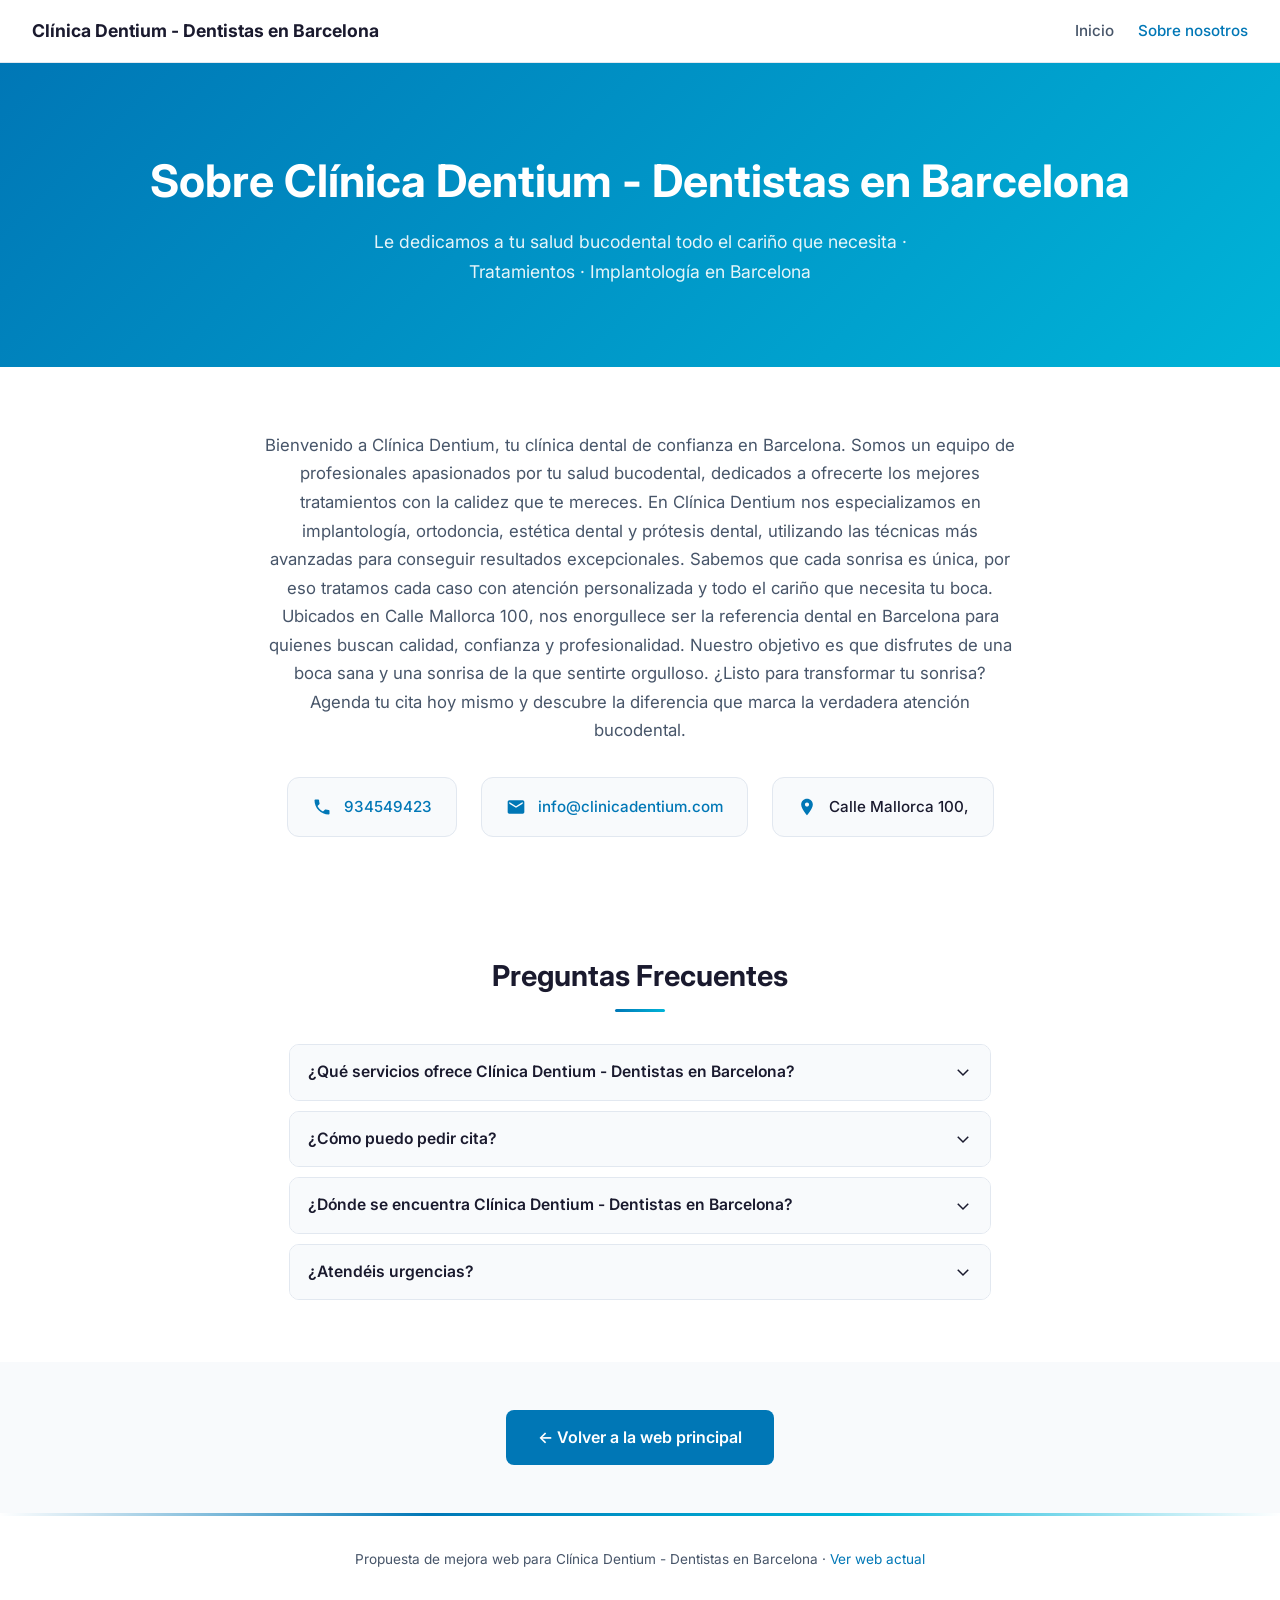
<file: nosotros.html>
<!DOCTYPE html>
<html lang="es">
<head>
<meta charset="UTF-8">
<meta name="viewport" content="width=device-width,initial-scale=1.0">
<title>Sobre Clínica Dentium - Dentistas en Barcelona | Barcelona</title>
<meta name="description" content="Conoce a Clínica Dentium - Dentistas en Barcelona en Barcelona. Le dedicamos a tu salud bucodental todo el cariño que necesita, Tratamientos.">
<meta property="og:title" content="Sobre Clínica Dentium - Dentistas en Barcelona">
<meta property="og:type" content="website">
<meta property="og:locale" content="es_ES">
<meta name="robots" content="noindex,nofollow">
<link rel="preconnect" href="https://fonts.bunny.net" crossorigin>
<link href="https://fonts.bunny.net/css?family=inter:400,500,600,700&display=swap" rel="stylesheet">
<style>
*{margin:0;padding:0;box-sizing:border-box}
:root{--primary:#0077B6;--accent:#00B4D8;--text:#1a1a2e;--muted:#475569;--bg:#ffffff;--surface:#f8fafc;--border:#e2e8f0}
body{font-family:'Inter',system-ui,-apple-system,sans-serif;color:var(--text);line-height:1.7;background:var(--bg);-webkit-font-smoothing:antialiased}
a{color:var(--primary);text-decoration:none}
a:hover{text-decoration:underline}

/* NAV */
.kn-nav{background:var(--bg);border-bottom:1px solid var(--border);padding:1rem 2rem;display:flex;align-items:center;justify-content:space-between;position:sticky;top:0;z-index:100;backdrop-filter:blur(12px);background:rgba(255,255,255,0.9)}
.kn-nav-brand{font-weight:700;font-size:1.1rem;color:var(--text)}
.kn-nav-links{display:flex;gap:1.5rem;font-size:0.95rem}
.kn-nav-links a{color:var(--muted);font-weight:500;transition:color 0.2s}
.kn-nav-links a:hover,.kn-nav-links a.active{color:var(--primary);text-decoration:none}

/* HERO */
.kn-hero{background:linear-gradient(135deg,var(--primary),var(--accent));color:#fff;padding:clamp(3rem,8vw,5rem) 2rem;text-align:center}
.kn-hero h1{font-size:clamp(1.8rem,4vw,2.8rem);font-weight:700;margin-bottom:0.5rem}
.kn-hero p{font-size:1.1rem;opacity:0.9;max-width:600px;margin:0 auto}

/* ABOUT */
.kn-about{max-width:800px;margin:0 auto;padding:clamp(2.5rem,5vw,4rem) 1.5rem}
.kn-about p{font-size:1.05rem;color:var(--muted);text-align:center;margin-bottom:2rem}
.kn-contact-cards{display:flex;flex-wrap:wrap;justify-content:center;gap:1.5rem;margin-top:2rem}
.kn-card{display:flex;align-items:center;gap:0.75rem;padding:1rem 1.5rem;border:1px solid var(--border);border-radius:12px;background:var(--surface);transition:border-color 0.3s,box-shadow 0.3s}
.kn-card:hover{border-color:var(--primary);box-shadow:0 4px 12px rgba(0,0,0,0.06)}
.kn-card svg{flex-shrink:0;color:var(--primary)}
.kn-card span,.kn-card a{font-size:0.95rem;font-weight:500}

/* FAQ */
.kn-faq{max-width:750px;margin:0 auto;padding:clamp(2rem,4vw,3.5rem) 1.5rem}
.kn-faq h2{text-align:center;font-size:clamp(1.4rem,3vw,1.8rem);margin-bottom:0.5rem}
.kn-faq .sub{text-align:center;display:block;width:50px;height:3px;background:linear-gradient(90deg,var(--primary),var(--accent));margin:0 auto 2rem;border-radius:2px}
details{margin-bottom:10px;border:1px solid var(--border);border-radius:10px;overflow:hidden;transition:border-color 0.3s}
details[open]{border-color:var(--primary)}
summary{padding:14px 18px;cursor:pointer;font-weight:600;font-size:0.98rem;background:var(--surface);display:flex;justify-content:space-between;align-items:center;list-style:none;transition:background 0.2s}
summary:hover{background:#f1f5f9}
summary::-webkit-details-marker{display:none}
summary::marker{display:none}
summary svg{transition:transform 0.3s;flex-shrink:0;margin-left:12px}
details[open] summary svg{transform:rotate(180deg)}
.faq-answer{padding:0 18px 14px;color:var(--muted);font-size:0.95rem}

/* CTA */
.kn-cta{text-align:center;padding:clamp(2rem,4vw,3rem) 1.5rem;background:var(--surface)}
.kn-cta a{display:inline-block;padding:14px 32px;background:var(--primary);color:#fff;border-radius:8px;font-weight:600;font-size:1rem;transition:transform 0.2s,box-shadow 0.2s;text-decoration:none}
.kn-cta a:hover{transform:translateY(-2px);box-shadow:0 6px 20px rgba(0,0,0,0.15)}

/* FOOTER */
.kn-footer{text-align:center;padding:2rem;font-size:0.85rem;color:var(--muted);border-top:3px solid;border-image:linear-gradient(90deg,transparent,var(--primary),var(--accent),transparent) 1}

@media(max-width:600px){
  .kn-nav{padding:0.75rem 1rem}
  .kn-contact-cards{flex-direction:column;align-items:stretch}
}
</style>
</head>
<body>
<nav class="kn-nav">
  <span class="kn-nav-brand">Clínica Dentium - Dentistas en Barcelona</span>
  <div class="kn-nav-links">
    <a href="index.html">Inicio</a>
    <a href="nosotros.html" class="active">Sobre nosotros</a>
  </div>
</nav>

<div class="kn-hero">
  <h1>Sobre Clínica Dentium - Dentistas en Barcelona</h1>
  <p>Le dedicamos a tu salud bucodental todo el cariño que necesita · Tratamientos · Implantología en Barcelona</p>
</div>

<section class="kn-about">
  <p>Bienvenido a Clínica Dentium, tu clínica dental de confianza en Barcelona. Somos un equipo de profesionales apasionados por tu salud bucodental, dedicados a ofrecerte los mejores tratamientos con la calidez que te mereces.

En Clínica Dentium nos especializamos en implantología, ortodoncia, estética dental y prótesis dental, utilizando las técnicas más avanzadas para conseguir resultados excepcionales. Sabemos que cada sonrisa es única, por eso tratamos cada caso con atención personalizada y todo el cariño que necesita tu boca.

Ubicados en Calle Mallorca 100, nos enorgullece ser la referencia dental en Barcelona para quienes buscan calidad, confianza y profesionalidad. Nuestro objetivo es que disfrutes de una boca sana y una sonrisa de la que sentirte orgulloso.

¿Listo para transformar tu sonrisa? Agenda tu cita hoy mismo y descubre la diferencia que marca la verdadera atención bucodental.</p>
  <div class="kn-contact-cards">
    <div class="kn-card"><svg width="20" height="20" fill="currentColor" viewBox="0 0 24 24"><path d="M6.62 10.79c1.44 2.83 3.76 5.14 6.59 6.59l2.2-2.2c.27-.27.67-.36 1.02-.24 1.12.37 2.33.57 3.57.57.55 0 1 .45 1 1V20c0 .55-.45 1-1 1-9.39 0-17-7.61-17-17 0-.55.45-1 1-1h3.5c.55 0 1 .45 1 1 0 1.25.2 2.45.57 3.57.11.35.03.74-.25 1.02l-2.2 2.2z"/></svg><a href="tel:934549423">934549423</a></div>
    <div class="kn-card"><svg width="20" height="20" fill="currentColor" viewBox="0 0 24 24"><path d="M20 4H4c-1.1 0-1.99.9-1.99 2L2 18c0 1.1.9 2 2 2h16c1.1 0 2-.9 2-2V6c0-1.1-.9-2-2-2zm0 4l-8 5-8-5V6l8 5 8-5v2z"/></svg><a href="mailto:info@clinicadentium.com">info@clinicadentium.com</a></div>
    <div class="kn-card"><svg width="20" height="20" fill="currentColor" viewBox="0 0 24 24"><path d="M12 2C8.13 2 5 5.13 5 9c0 5.25 7 13 7 13s7-7.75 7-13c0-3.87-3.13-7-7-7zm0 9.5c-1.38 0-2.5-1.12-2.5-2.5s1.12-2.5 2.5-2.5 2.5 1.12 2.5 2.5-1.12 2.5-2.5 2.5z"/></svg><span>Calle Mallorca 100,</span></div>
  </div>
</section>

<section class="kn-faq">
  <h2>Preguntas Frecuentes</h2>
  <span class="sub"></span>
  
      <details>
        <summary>¿Qué servicios ofrece Clínica Dentium - Dentistas en Barcelona?<svg width="18" height="18" fill="none" stroke="currentColor" stroke-width="2" viewBox="0 0 24 24"><path d="M19 9l-7 7-7-7"/></svg></summary>
        <div class="faq-answer">Clínica Dentium - Dentistas en Barcelona ofrece una amplia gama de servicios de salud en Barcelona, incluyendo le dedicamos a tu salud bucodental todo el cariño que necesita, tratamientos, implantología. Nuestro equipo proporciona atención personalizada y de calidad.</div>
      </details>
      <details>
        <summary>¿Cómo puedo pedir cita?<svg width="18" height="18" fill="none" stroke="currentColor" stroke-width="2" viewBox="0 0 24 24"><path d="M19 9l-7 7-7-7"/></svg></summary>
        <div class="faq-answer">Puedes pedir cita en Clínica Dentium - Dentistas en Barcelona llamando al 934549423 o en info@clinicadentium.com. Visita nuestra web para más información.</div>
      </details>
      <details>
        <summary>¿Dónde se encuentra Clínica Dentium - Dentistas en Barcelona?<svg width="18" height="18" fill="none" stroke="currentColor" stroke-width="2" viewBox="0 0 24 24"><path d="M19 9l-7 7-7-7"/></svg></summary>
        <div class="faq-answer">Clínica Dentium - Dentistas en Barcelona está en Calle Mallorca 100,, Barcelona. Ofrecemos un entorno profesional y acogedor.</div>
      </details>
      <details>
        <summary>¿Atendéis urgencias?<svg width="18" height="18" fill="none" stroke="currentColor" stroke-width="2" viewBox="0 0 24 24"><path d="M19 9l-7 7-7-7"/></svg></summary>
        <div class="faq-answer">Para urgencias y disponibilidad, contacta directamente con Clínica Dentium - Dentistas en Barcelona llamando al 934549423.</div>
      </details>
</section>

<div class="kn-cta">
  <a href="index.html">← Volver a la web principal</a>
</div>

<footer class="kn-footer">
  <p>Propuesta de mejora web para Clínica Dentium - Dentistas en Barcelona · <a href="https://clinicadentium.com" target="_blank" rel="noopener">Ver web actual</a></p>
</footer>
</body>
</html>
</file>
